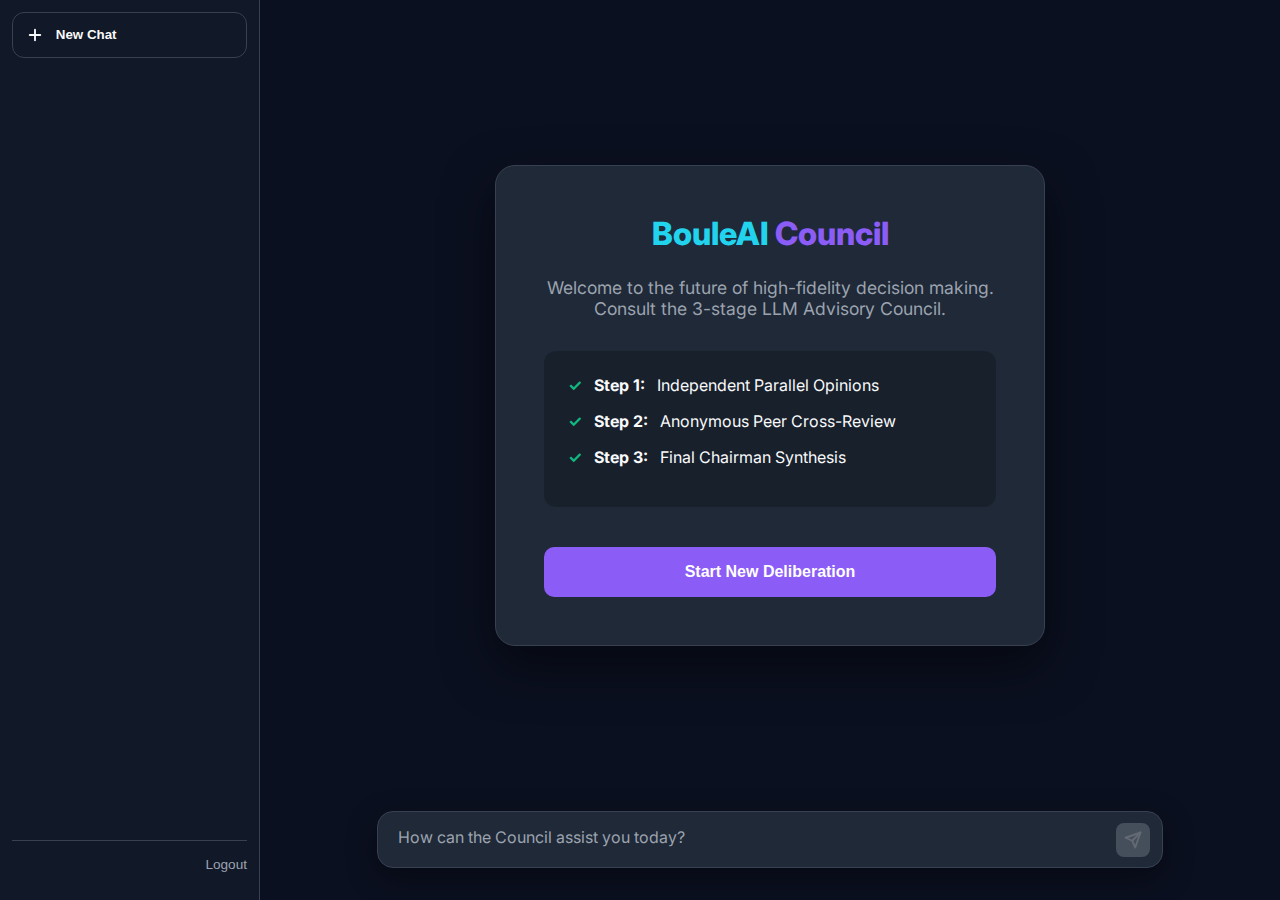
<file: frontend/dashboard.html>
<!DOCTYPE html>
<html lang="en">

<head>
    <meta charset="UTF-8">
    <meta name="viewport" content="width=device-width, initial-scale=1.0">
    <title>BouleAI — LLM Advisory Council</title>
    <link rel="stylesheet" href="css/styles.css">
    <link rel="preconnect" href="https://fonts.googleapis.com">
    <link rel="preconnect" href="https://fonts.gstatic.com" crossorigin>
    <link href="https://fonts.googleapis.com/css2?family=Inter:wght@400;500;600;700;800&display=swap" rel="stylesheet">
</head>

<body>
    <div class="app-container">
        <!-- Sidebar -->
        <aside class="sidebar">
            <button class="new-chat-btn" id="new-chat-btn">
                <svg width="18" height="18" viewBox="0 0 24 24" fill="none" stroke="currentColor" stroke-width="2.5"
                    stroke-linecap="round" stroke-linejoin="round">
                    <line x1="12" y1="5" x2="12" y2="19"></line>
                    <line x1="5" y1="12" x2="19" y2="12"></line>
                </svg>
                New Chat
            </button>
            <div class="chat-list" id="chat-list">
                <!-- Chat items will be injected here -->
            </div>
            <div class="user-profile">
                <span id="user-email"
                    style="font-size: 0.8rem; color: var(--text-dim); overflow: hidden; text-overflow: ellipsis; white-space: nowrap; max-width: 140px;"></span>
                <button class="logout-btn" id="logout-btn" title="Logout">Logout</button>
            </div>
        </aside>

        <!-- Main Content -->
        <main class="main-chat">
            <div class="chat-messages" id="chat-messages">
                <!-- Onboarding Overlay -->
                <div id="onboarding-overlay" class="onboarding-overlay">
                    <div class="onboarding-card">
                        <h2>BouleAI <span>Council</span></h2>
                        <p>Welcome to the future of high-fidelity decision making. Consult the 3-stage LLM Advisory
                            Council.</p>
                        <ul>
                            <li><strong>Step 1:</strong> Independent Parallel Opinions</li>
                            <li><strong>Step 2:</strong> Anonymous Peer Cross-Review</li>
                            <li><strong>Step 3:</strong> Final Chairman Synthesis</li>
                        </ul>
                        <button class="auth-btn" id="start-btn">Start New Deliberation</button>
                    </div>
                </div>
            </div>

            <!-- Error Notification -->
            <div id="error-toast"
                style="position: fixed; top: 20px; right: 20px; background: var(--danger); color: white; padding: 1rem 1.5rem; border-radius: 8px; box-shadow: 0 10px 30px rgba(0,0,0,0.5); display: none; z-index: 1000; animation: slideIn 0.3s ease-out;">
                <span id="error-message"></span>
            </div>

            <div class="input-area">
                <div class="input-container">
                    <textarea id="prompt-input" class="prompt-textarea"
                        placeholder="How can the Council assist you today?" rows="1"></textarea>
                    <button id="send-btn" class="send-btn" disabled>
                        <svg width="18" height="18" viewBox="0 0 24 24" fill="none" stroke="currentColor"
                            stroke-width="2.5" stroke-linecap="round" stroke-linejoin="round">
                            <line x1="22" y1="2" x2="11" y2="13"></line>
                            <polygon points="22 2 15 22 11 13 2 9 22 2"></polygon>
                        </svg>
                    </button>
                </div>
            </div>
        </main>
    </div>

    <style>
        .onboarding-card h2 span {
            color: var(--primary);
        }

        @keyframes slideIn {
            from {
                transform: translateX(100%);
                opacity: 0;
            }

            to {
                transform: translateX(0);
                opacity: 1;
            }
        }
    </style>

    <script type="module" src="js/chat.js"></script>
</body>

</html>
</file>
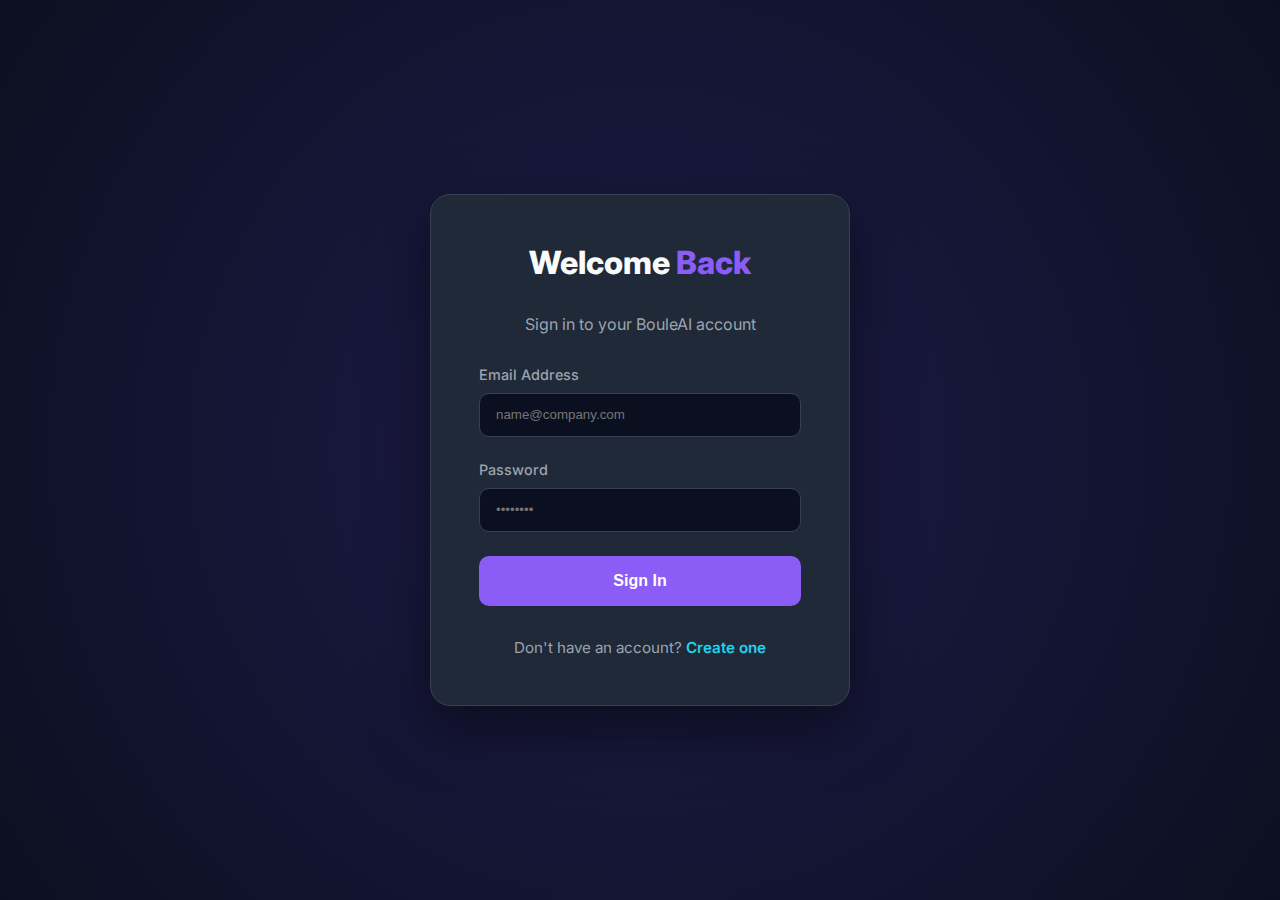
<file: frontend/login.html>
<!DOCTYPE html>
<html lang="en">

<head>
    <meta charset="UTF-8">
    <meta name="viewport" content="width=device-width, initial-scale=1.0">
    <title>Login | BouleAI</title>
    <link rel="stylesheet" href="css/styles.css">
    <link rel="preconnect" href="https://fonts.googleapis.com">
    <link rel="preconnect" href="https://fonts.gstatic.com" crossorigin>
    <link href="https://fonts.googleapis.com/css2?family=Inter:wght@400;500;600;700;800&display=swap" rel="stylesheet">
</head>

<body class="auth-page">
    <div class="auth-container">
        <div class="auth-card">
            <h1>Welcome <span>Back</span></h1>
            <p style="text-align: center; color: var(--text-dim); margin-bottom: 2rem;">Sign in to your BouleAI account
            </p>

            <form id="login-form">
                <div class="form-group">
                    <label for="username">Email Address</label>
                    <input type="email" id="username" name="username" placeholder="name@company.com" required>
                </div>
                <div class="form-group">
                    <label for="password">Password</label>
                    <input type="password" id="password" name="password" placeholder="••••••••" required>
                </div>
                <button type="submit" class="auth-btn" id="login-btn">Sign In</button>
            </form>

            <div class="auth-footer">
                Don't have an account? <a href="signup.html">Create one</a>
            </div>

            <div id="error-message"
                style="color: var(--danger); text-align: center; margin-top: 1rem; font-size: 0.9rem; display: none;">
            </div>
        </div>
    </div>

    <style>
        .auth-card h1 span {
            color: var(--primary);
        }

        .auth-page {
            overflow: auto;
        }
    </style>

    <script type="module">
        import Auth from './js/auth.js';

        const form = document.getElementById('login-form');
        const errorEl = document.getElementById('error-message');

        form.onsubmit = async (e) => {
            e.preventDefault();
            const btn = document.getElementById('login-btn');
            btn.disabled = true;
            btn.textContent = 'Signing in...';
            errorEl.style.display = 'none';

            try {
                const formData = new FormData(form);
                await Auth.login(formData.get('username'), formData.get('password'));
                window.location.href = '/dashboard.html';
            } catch (err) {
                errorEl.textContent = err.message || 'Login failed';
                errorEl.style.display = 'block';
                btn.disabled = false;
                btn.textContent = 'Enter Dashboard';
            }
        };
    </script>
</body>

</html>
</file>
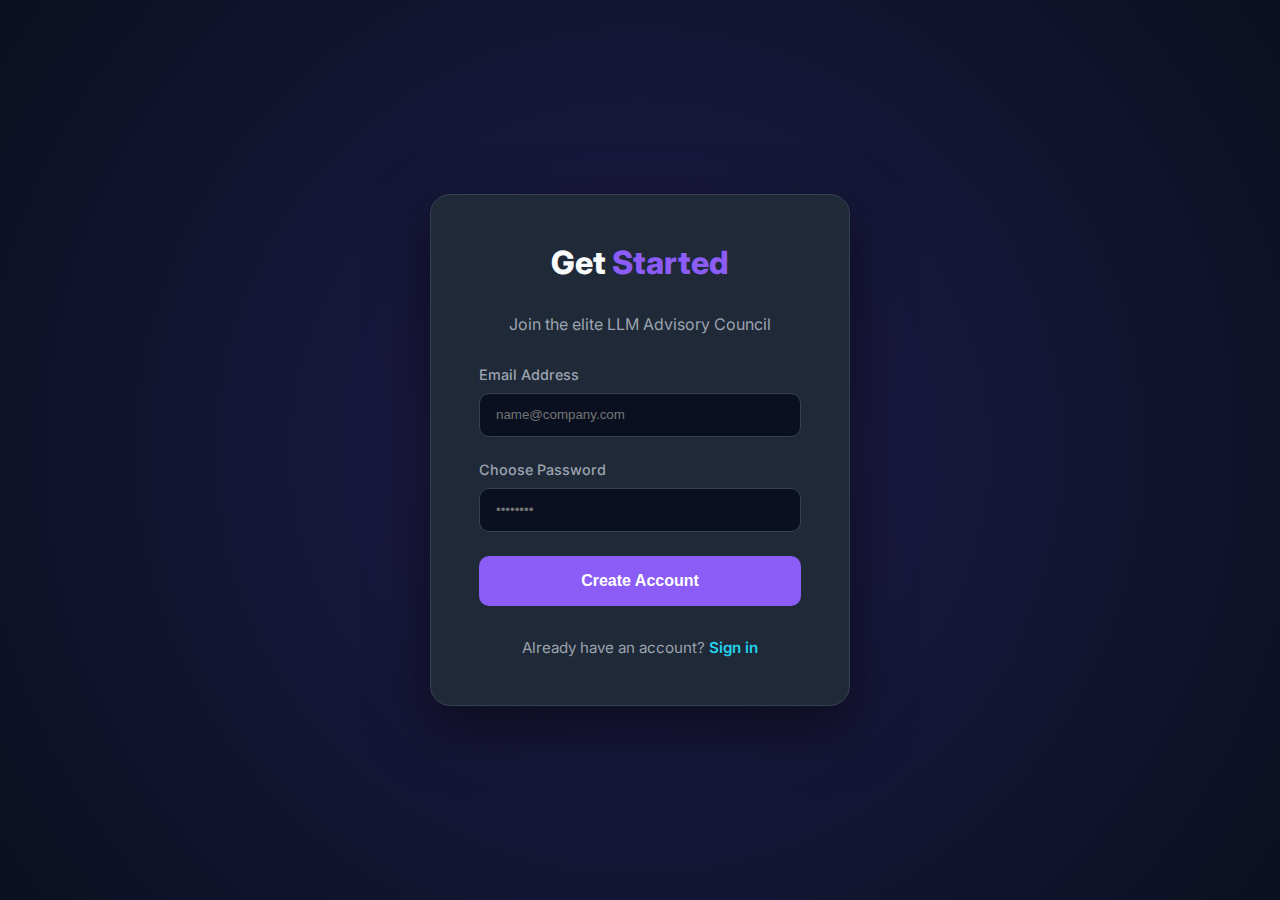
<file: frontend/signup.html>
<!DOCTYPE html>
<html lang="en">

<head>
    <meta charset="UTF-8">
    <meta name="viewport" content="width=device-width, initial-scale=1.0">
    <title>Create Account | BouleAI</title>
    <link rel="stylesheet" href="css/styles.css">
    <link rel="preconnect" href="https://fonts.googleapis.com">
    <link rel="preconnect" href="https://fonts.gstatic.com" crossorigin>
    <link href="https://fonts.googleapis.com/css2?family=Inter:wght@400;500;600;700;800&display=swap" rel="stylesheet">
</head>

<body class="auth-page">
    <div class="auth-container">
        <div class="auth-card">
            <h1>Get <span>Started</span></h1>
            <p style="text-align: center; color: var(--text-dim); margin-bottom: 2rem;">Join the elite LLM Advisory
                Council</p>

            <form id="signup-form">
                <div class="form-group">
                    <label for="email">Email Address</label>
                    <input type="email" id="email" name="email" placeholder="name@company.com" required>
                </div>
                <div class="form-group">
                    <label for="password">Choose Password</label>
                    <input type="password" id="password" name="password" placeholder="••••••••" required>
                </div>
                <button type="submit" class="auth-btn" id="signup-btn">Create Account</button>
            </form>

            <div class="auth-footer">
                Already have an account? <a href="login.html">Sign in</a>
            </div>

            <div id="error-message"
                style="color: var(--danger); text-align: center; margin-top: 1rem; font-size: 0.9rem; display: none;">
            </div>
        </div>
    </div>

    <style>
        .auth-card h1 span {
            color: var(--primary);
        }

        .auth-page {
            overflow: auto;
        }
    </style>

    <script type="module">
        import Auth from './js/auth.js';

        const form = document.getElementById('signup-form');
        const errorEl = document.getElementById('error-message');

        form.onsubmit = async (e) => {
            e.preventDefault();
            const btn = document.getElementById('signup-btn');
            btn.disabled = true;
            btn.textContent = 'Creating account...';
            errorEl.style.display = 'none';

            try {
                const formData = new FormData(form);
                await Auth.signup(formData.get('email'), formData.get('password'));
            } catch (err) {
                errorEl.textContent = err.message || 'Signup failed';
                errorEl.style.display = 'block';
                btn.disabled = false;
                btn.textContent = 'Join the Council';
            }
        };
    </script>
</body>

</html>
</file>
<file: frontend/css/styles.css>
/**
 * BouleAI — Design System
 */

:root {
    /* Main Palette */
    --primary: #8B5CF6;
    --primary-hover: #7C3AED;
    --accent: #22D3EE;
    --bg-dark: #0B1020;
    --sidebar: #111827;
    --surface: #1F2937;
    --surface-light: #374151;

    /* Message Bubbles */
    --msg-user: #1F2937;
    --msg-council: #0F172A;

    /* Text & Borders */
    --text: #F9FAFB;
    --text-dim: #9CA3AF;
    --border: #374151;
    --danger: #EF4444;
    --success: #10B981;

    /* Effects */
    --glow-primary: rgba(139, 92, 246, 0.3);
    --glow-accent: rgba(34, 211, 238, 0.3);
    --radius: 12px;
    --transition: all 0.3s cubic-bezier(0.4, 0, 0.2, 1);
}

* {
    box-sizing: border-box;
    margin: 0;
    padding: 0;
}

body {
    font-family: 'Inter', -apple-system, BlinkMacSystemFont, 'Segoe UI', Roboto, sans-serif;
    background: var(--bg-dark);
    color: var(--text);
    overflow: hidden;
    height: 100vh;
    -webkit-font-smoothing: antialiased;
}

/* --- Layout --- */
.app-container {
    display: flex;
    height: 100vh;
    width: 100%;
    background: var(--bg-dark);
}

/* --- Sidebar --- */
.sidebar {
    width: 260px;
    background: var(--sidebar);
    border-right: 1px solid var(--border);
    display: flex;
    flex-direction: column;
    padding: 0.75rem;
    transition: var(--transition);
}

.new-chat-btn {
    display: flex;
    align-items: center;
    gap: 0.75rem;
    padding: 0.8rem;
    border: 1px solid var(--border);
    border-radius: var(--radius);
    background: transparent;
    color: var(--text);
    cursor: pointer;
    font-weight: 600;
    transition: var(--transition);
    margin-bottom: 1.5rem;
}

.new-chat-btn:hover {
    background: var(--surface);
    border-color: var(--primary);
    box-shadow: 0 0 15px var(--glow-primary);
}

.chat-list {
    flex: 1;
    overflow-y: auto;
    display: flex;
    flex-direction: column;
    gap: 0.4rem;
    padding-right: 4px;
}

.chat-list::-webkit-scrollbar {
    width: 4px;
}

.chat-list::-webkit-scrollbar-thumb {
    background: var(--border);
    border-radius: 10px;
}

.chat-item {
    padding: 0.75rem 1rem;
    border-radius: 8px;
    cursor: pointer;
    font-size: 0.9rem;
    white-space: nowrap;
    overflow: hidden;
    text-overflow: ellipsis;
    color: var(--text-dim);
    transition: var(--transition);
    border-left: 2px solid transparent;
}

.chat-item:hover {
    background: var(--surface);
    color: var(--text);
}

.chat-item.active {
    background: var(--surface-light);
    color: var(--text);
    border-left-color: var(--primary);
}

.user-profile {
    margin-top: auto;
    padding: 1rem 0;
    border-top: 1px solid var(--border);
    display: flex;
    align-items: center;
    justify-content: space-between;
}

.logout-btn {
    background: transparent;
    border: none;
    color: var(--text-dim);
    cursor: pointer;
    font-size: 0.85rem;
    font-weight: 500;
    transition: var(--transition);
}

.logout-btn:hover {
    color: var(--danger);
}

/* --- Main Area --- */
.main-chat {
    flex: 1;
    display: flex;
    flex-direction: column;
    background: var(--bg-dark);
    position: relative;
}

.chat-messages {
    flex: 1;
    overflow-y: auto;
    padding: 2rem 1rem 1rem;
    display: flex;
    flex-direction: column;
    gap: 1.5rem;
    scroll-behavior: smooth;
}

.chat-messages::-webkit-scrollbar {
    width: 6px;
}

.chat-messages::-webkit-scrollbar-thumb {
    background: var(--border);
    border-radius: 10px;
}

.message-bubble {
    max-width: 850px;
    width: 100%;
    margin: 0 auto;
    display: flex;
    gap: 1.25rem;
    padding: 1.5rem;
    border-radius: var(--radius);
    transition: var(--transition);
    animation: fadeIn 0.4s ease-out;
}

@keyframes fadeIn {
    from {
        opacity: 0;
        transform: translateY(10px);
    }

    to {
        opacity: 1;
        transform: translateY(0);
    }
}

.message-bubble:hover {
    background: rgba(255, 255, 255, 0.02);
}

.message-bubble.user {
    background: var(--msg-user);
    border: 1px solid var(--border);
}

.message-bubble.assistant {
    background: var(--msg-council);
}

.avatar {
    width: 32px;
    height: 32px;
    border-radius: 6px;
    flex-shrink: 0;
    display: flex;
    align-items: center;
    justify-content: center;
    font-size: 0.9rem;
    font-weight: 700;
}

.avatar.user {
    background: var(--primary);
    box-shadow: 0 0 10px var(--glow-primary);
}

.avatar.council {
    background: var(--accent);
    box-shadow: 0 0 10px var(--glow-accent);
}

.message-content {
    flex: 1;
    font-size: 0.95rem;
    line-height: 1.7;
    color: var(--text);
}

.message-content .text {
    white-space: pre-wrap;
    word-break: break-word;
}

/* --- Verdict-First UX --- */
.deliberation-dropdown {
    margin-top: 1rem;
    border: 1px solid var(--border);
    border-radius: 8px;
    overflow: hidden;
    background: rgba(0, 0, 0, 0.2);
    transition: var(--transition);
}

.dropdown-header {
    padding: 0.75rem 1rem;
    background: rgba(255, 255, 255, 0.03);
    cursor: pointer;
    font-size: 0.85rem;
    color: var(--accent);
    display: flex;
    align-items: center;
    gap: 0.75rem;
    user-select: none;
    font-weight: 600;
    transition: var(--transition);
}

.dropdown-header:hover {
    background: rgba(255, 255, 255, 0.06);
}

.dropdown-body {
    padding: 1.25rem;
    background: rgba(0, 0, 0, 0.1);
    border-top: 1px solid var(--border);
    display: none;
}

.dropdown-body.active {
    display: block;
    animation: slideDown 0.3s cubic-bezier(0, 0, 0.2, 1);
}

@keyframes slideDown {
    from {
        opacity: 0;
        transform: translateY(-10px);
    }

    to {
        opacity: 1;
        transform: translateY(0);
    }
}

/* --- Input Area --- */
.input-area {
    padding: 1rem 2rem 2rem;
    max-width: 850px;
    width: 100%;
    margin: 0 auto;
    background: transparent;
}

.input-container {
    position: relative;
    background: var(--surface);
    border: 1px solid var(--border);
    border-radius: 16px;
    padding: 0.85rem 1.25rem 0.85rem 1.25rem;
    box-shadow: 0 10px 30px rgba(0, 0, 0, 0.4);
    transition: var(--transition);
}

.input-container:focus-within {
    border-color: var(--primary);
    box-shadow: 0 0 20px var(--glow-primary);
}

.prompt-textarea {
    width: calc(100% - 40px);
    background: transparent;
    border: none;
    color: var(--text);
    resize: none;
    height: 24px;
    max-height: 200px;
    outline: none;
    font-family: inherit;
    font-size: 1rem;
    line-height: 1.5;
}

.prompt-textarea::placeholder {
    color: var(--text-dim);
}

.send-btn {
    position: absolute;
    right: 12px;
    bottom: 10px;
    background: var(--primary);
    color: white;
    border: none;
    border-radius: 8px;
    width: 34px;
    height: 34px;
    cursor: pointer;
    display: flex;
    align-items: center;
    justify-content: center;
    transition: var(--transition);
}

.send-btn:hover:not(:disabled) {
    transform: scale(1.05);
    background: var(--primary-hover);
    box-shadow: 0 0 15px var(--glow-primary);
}

.send-btn:disabled {
    opacity: 0.3;
    cursor: not-allowed;
    background: var(--text-dim);
}

/* --- Onboarding --- */
.onboarding-overlay {
    display: flex;
    align-items: center;
    justify-content: center;
    height: 100%;
    padding: 2rem;
}

.onboarding-card {
    background: var(--surface);
    padding: 3rem;
    border-radius: 20px;
    max-width: 550px;
    text-align: center;
    border: 1px solid var(--border);
    box-shadow: 0 20px 50px rgba(0, 0, 0, 0.5);
    animation: fadeInUp 0.6s ease-out;
}

@keyframes fadeInUp {
    from {
        opacity: 0;
        transform: translateY(30px);
    }

    to {
        opacity: 1;
        transform: translateY(0);
    }
}

.onboarding-card h2 {
    color: var(--accent);
    margin-bottom: 1.5rem;
    font-size: 2rem;
    font-weight: 800;
}

.onboarding-card p {
    color: var(--text-dim);
    margin-bottom: 2rem;
    font-size: 1.1rem;
}

.onboarding-card ul {
    text-align: left;
    margin-bottom: 2.5rem;
    color: var(--text);
    list-style: none;
    background: rgba(0, 0, 0, 0.2);
    padding: 1.5rem;
    border-radius: 12px;
}

.onboarding-card li {
    margin-bottom: 1rem;
    display: flex;
    align-items: center;
    gap: 0.75rem;
}

.onboarding-card li::before {
    content: "✓";
    color: var(--success);
    font-weight: bold;
}

.auth-btn {
    width: 100%;
    background: var(--primary);
    color: white;
    border: none;
    border-radius: 10px;
    padding: 1rem;
    font-weight: 700;
    font-size: 1rem;
    cursor: pointer;
    transition: var(--transition);
}

.auth-btn:hover {
    background: var(--primary-hover);
    box-shadow: 0 0 20px var(--glow-primary);
    transform: translateY(-2px);
}

/* --- Auth Pages --- */
.auth-container {
    height: 100vh;
    display: flex;
    align-items: center;
    justify-content: center;
    background: radial-gradient(circle at center, #1e1b4b 0%, var(--bg-dark) 100%);
}

.auth-card {
    background: var(--surface);
    padding: 3rem;
    border-radius: 20px;
    width: 100%;
    max-width: 420px;
    border: 1px solid var(--border);
    box-shadow: 0 20px 60px rgba(0, 0, 0, 0.5);
}

.auth-card h1 {
    margin-bottom: 2rem;
    text-align: center;
    color: var(--text);
    font-size: 2rem;
    font-weight: 800;
}

.form-group {
    margin-bottom: 1.5rem;
}

.form-group label {
    display: block;
    margin-bottom: 0.6rem;
    color: var(--text-dim);
    font-size: 0.9rem;
    font-weight: 500;
}

.form-group input {
    width: 100%;
    background: var(--bg-dark);
    border: 1px solid var(--border);
    border-radius: 10px;
    padding: 0.85rem 1rem;
    color: var(--text);
    outline: none;
    transition: var(--transition);
}

.form-group input:focus {
    border-color: var(--primary);
    box-shadow: 0 0 15px var(--glow-primary);
}

.auth-footer {
    margin-top: 2rem;
    text-align: center;
    font-size: 0.95rem;
    color: var(--text-dim);
}

.auth-footer a {
    color: var(--accent);
    text-decoration: none;
    font-weight: 600;
}

.auth-footer a:hover {
    text-decoration: underline;
}
</file>
